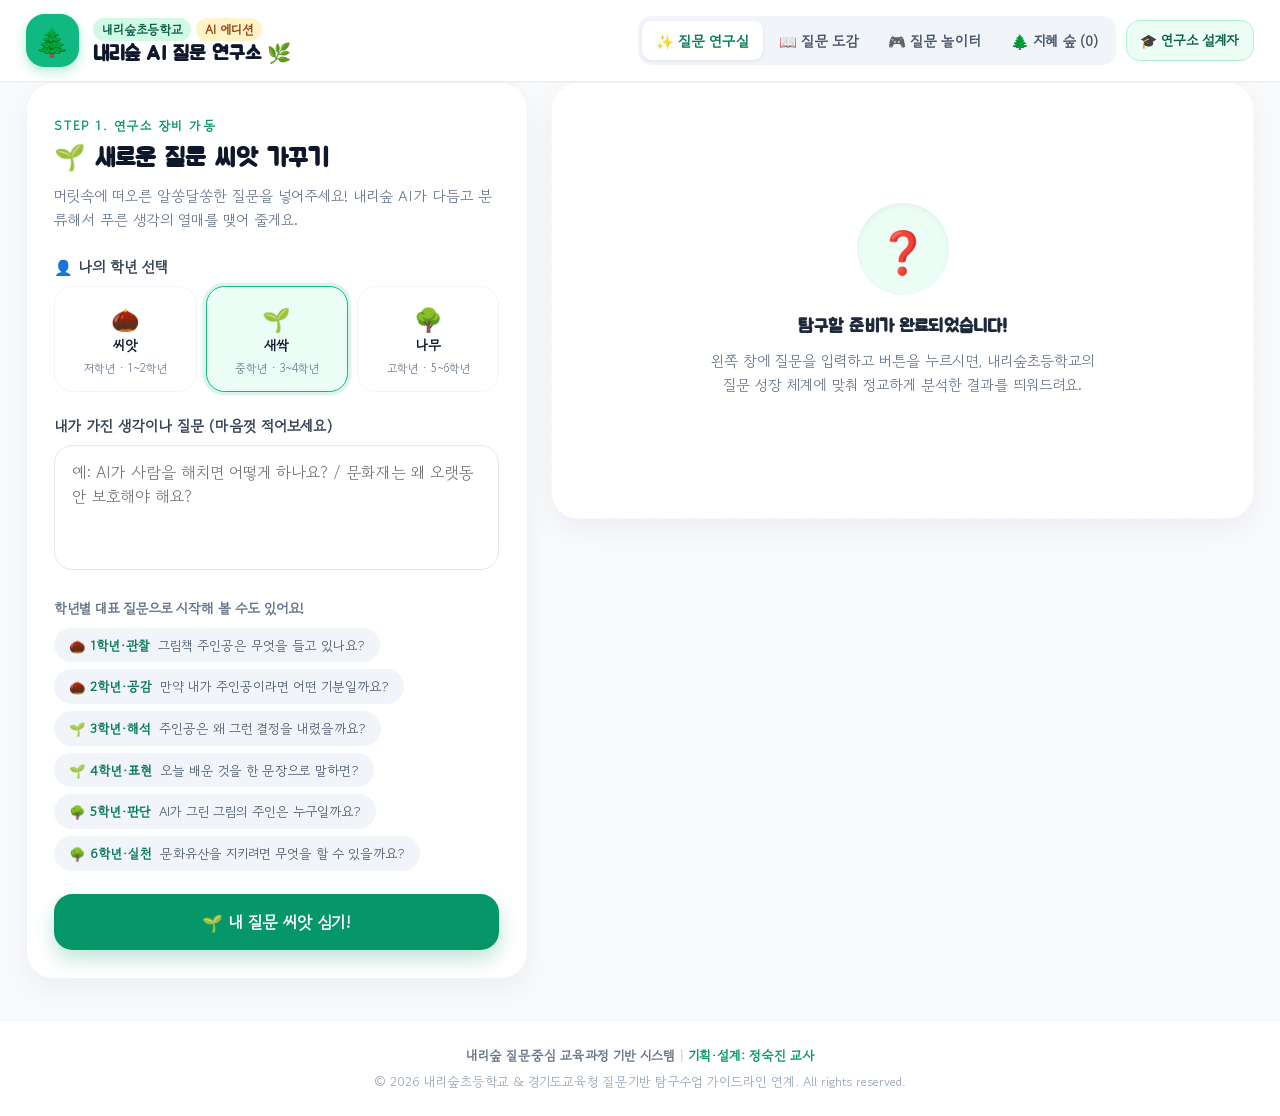
<file: index.html>
<!DOCTYPE html>
<html lang="ko">
<head>
<meta charset="UTF-8">
<meta name="viewport" content="width=device-width, initial-scale=1.0">
<title>내리숲 AI 질문 연구소 🌿</title>
<!-- 둥근 한글 글꼴 (인터넷 연결 시 적용, 오프라인이면 기본 글꼴로 자동 대체) -->
<link rel="preconnect" href="https://fonts.googleapis.com">
<link rel="preconnect" href="https://fonts.gstatic.com" crossorigin>
<link href="https://fonts.googleapis.com/css2?family=Gowun+Dodum&family=Jua&display=swap" rel="stylesheet">
<!--
/**
 * 내리숲 AI 질문 연구소 (Naerisoop AI Question Lab) - 학생 태블릿 배포용
 * ----------------------------------------------------------------------
 * 기획 및 설계 : 정숙진 선생님 (내리숲초등학교 교육과정부)
 * 원저작권자로부터 복제·변형·재배포 권리를 정식으로 획득하여 재구성한 버전입니다.
 * ----------------------------------------------------------------------
 */
-->
<link rel="stylesheet" href="style.css">
</head>
<body>

<div id="toast">✨ <span id="toastMsg"></span></div>

<header>
  <div class="container header-inner">
    <div class="brand">
      <div class="brand-icon pulse">🌲</div>
      <div>
        <div class="brand-badges"><span class="badge-school">내리숲초등학교</span><span class="badge-ai">AI 에디션</span></div>
        <h1>내리숲 AI 질문 연구소 🌿</h1>
      </div>
    </div>
    <div style="display:flex; flex-wrap:wrap; align-items:center; gap:8px; justify-content:center;">
      <nav class="tabs">
        <button data-tab="lab" class="active">✨ 질문 연구실</button>
        <button data-tab="encyclopedia">📖 질문 도감</button>
        <button data-tab="quiz">🎮 질문 놀이터</button>
        <button data-tab="forest">🌲 지혜 숲 (<span id="forestCount">0</span>)</button>
      </nav>
      <button class="btn-creator" id="btnCreator">🎓 연구소 설계자</button>
    </div>
  </div>
</header>

<main class="container">

  <!-- ================= 1. 질문 연구실 ================= -->
  <section class="tab-section active" id="tab-lab">
    <div class="lab-grid">
      <div class="card lab-left">
        <div>
          <span class="eyebrow">STEP 1. 연구소 장비 가동</span>
          <h2 style="font-size:22px; font-weight:800; color:var(--slate-900); margin-top:6px;">🌱 새로운 질문 씨앗 가꾸기</h2>
          <p style="font-size:13px; color:var(--slate-500); line-height:1.65; margin-top:8px;">
            머릿속에 떠오른 알쏭달쏭한 질문을 넣어주세요! 내리숲 AI가 다듬고 분류해서 푸른 생각의 열매를 맺어 줄게요.
          </p>
        </div>

        <div>
          <label class="field-label">👤 나의 학년 선택</label>
          <div class="grade-grid" id="gradeBtns">
            <button class="grade-btn" data-grade="low"><span class="g-emoji">🌰</span><span class="g-label">씨앗</span><span class="g-range">저학년 · 1~2학년</span></button>
            <button class="grade-btn selected" data-grade="mid"><span class="g-emoji">🌱</span><span class="g-label">새싹</span><span class="g-range">중학년 · 3~4학년</span></button>
            <button class="grade-btn" data-grade="high"><span class="g-emoji">🌳</span><span class="g-label">나무</span><span class="g-range">고학년 · 5~6학년</span></button>
          </div>
        </div>

        <div>
          <label class="field-label">내가 가진 생각이나 질문 (마음껏 적어보세요)</label>
          <textarea id="inputQuestion" rows="4" placeholder="예: AI가 사람을 해치면 어떻게 하나요? / 문화재는 왜 오랫동안 보호해야 해요?"></textarea>
        </div>

        <div>
          <span style="font-size:12px; font-weight:800; color:var(--slate-500); display:block; margin-bottom:8px;">학년별 대표 질문으로 시작해 볼 수도 있어요!</span>
          <div class="chips" id="sampleChips">
            <button class="chip" data-grade="low" data-q="그림책 표지 속 주인공은 무엇을 들고 있나요?">🌰 <b>1학년·관찰</b> 그림책 주인공은 무엇을 들고 있나요?</button>
            <button class="chip" data-grade="low" data-q="만약 내가 이야기 속 주인공이라면 어떤 기분이 들까요?">🌰 <b>2학년·공감</b> 만약 내가 주인공이라면 어떤 기분일까요?</button>
            <button class="chip" data-grade="mid" data-q="주인공은 왜 그런 중요한 결정을 내렸을까요?">🌱 <b>3학년·해석</b> 주인공은 왜 그런 결정을 내렸을까요?</button>
            <button class="chip" data-grade="mid" data-q="오늘 배운 내용을 하나로 엮어 한 문장으로 말하면 무엇일까요?">🌱 <b>4학년·표현</b> 오늘 배운 것을 한 문장으로 말하면?</button>
            <button class="chip" data-grade="high" data-q="AI가 그린 그림의 주인은 AI일까요, 사람일까요? 그렇게 생각한 근거는 무엇인가요?">🌳 <b>5학년·판단</b> AI가 그린 그림의 주인은 누구일까요?</button>
            <button class="chip" data-grade="high" data-q="우리 지역의 문화유산을 지키기 위해 우리가 실천할 수 있는 일은 무엇일까요?">🌳 <b>6학년·실천</b> 문화유산을 지키려면 무엇을 할 수 있을까요?</button>
          </div>
        </div>

        <button class="btn-primary" id="btnAnalyze">🌱 내 질문 씨앗 심기!</button>
      </div>

      <div id="labResult">
        <div class="card placeholder-box">
          <div style="width:80px; height:80px; background:var(--emerald-50); border-radius:50%; display:flex; align-items:center; justify-content:center; font-size:36px; box-shadow:inset 0 2px 6px rgba(0,0,0,.05);" class="pulse">❓</div>
          <div style="max-width:340px;">
            <h3 style="font-size:16px; font-weight:800; color:var(--slate-800);">탐구할 준비가 완료되었습니다!</h3>
            <p style="font-size:13px; color:var(--slate-500); line-height:1.65; margin-top:8px;">
              왼쪽 창에 질문을 입력하고 버튼을 누르시면, 내리숲초등학교의 질문 성장 체계에 맞춰 정교하게 분석한 결과를 띄워드려요.
            </p>
          </div>
        </div>
      </div>
    </div>
  </section>

  <!-- ================= 2. 질문 도감 ================= -->
  <section class="tab-section" id="tab-encyclopedia">
    <div class="card" style="max-width:760px; margin:0 auto 32px; text-align:center;">
      <span class="eyebrow" style="background:var(--emerald-50); padding:4px 14px; border-radius:999px;">내리숲 질문 나무 성장 지도</span>
      <h2 style="font-size:22px; font-weight:800; color:var(--slate-900); margin:12px 0 8px;">학년별 질문 서사 마인드맵 도감 📖</h2>
      <p style="font-size:13px; color:var(--slate-500); line-height:1.7;">
        질문은 우리들의 생각과 함께 성장합니다. 경기도교육청 탐구 질문의 큰 틀인<br>
        <strong>사실적 → 개념적 → 논쟁적 질문</strong>과 연계된 우리 학교 질문 성장 서사를 확인해 보세요.
      </p>
    </div>
    <div id="encyclopediaBody"></div>
  </section>

  <!-- ================= 3. 질문 놀이터 ================= -->
  <section class="tab-section" id="tab-quiz">
    <div class="quiz-wrap">
      <div class="card" style="text-align:center;">
        <span class="eyebrow">질문 연습 · 숲속 보물 탐험</span>
        <h2 style="font-size:22px; font-weight:800; color:var(--slate-900); margin:8px 0 6px;">질문 놀이터 🎒 보물을 찾아라!</h2>
        <p style="font-size:13px; color:var(--slate-500); line-height:1.6;">질문이 여섯 가지 유형 중 무엇인지 올바르게 맞히면 <strong>숲속 보물 아이템</strong>을 얻을 수 있어요!<br>연속으로 맞히면 🔥 콤보가 쌓여 더 귀한 보물이 나온답니다.</p>
        <div class="stat-strip" id="playgroundStats"></div>
        <div class="quiz-grade-btns" id="quizGradeBtns">
          <button class="quiz-grade-btn" data-grade="low">🌰 씨앗 놀이터 (저학년)</button>
          <button class="quiz-grade-btn selected" data-grade="mid">🌱 새싹 놀이터 (중학년)</button>
          <button class="quiz-grade-btn" data-grade="high">🌳 나무 놀이터 (고학년)</button>
        </div>
        <button class="btn-pouch" id="btnPouch">🎒 내 보물 주머니 열기</button>
      </div>
      <div class="card" id="pouchCard" style="display:none;"></div>
      <div class="card" id="quizCard"></div>
    </div>
  </section>

  <!-- ================= 4. 나의 질문 숲 ================= -->
  <section class="tab-section" id="tab-forest">
    <div class="forest-grid">
      <div class="card" id="forestPanel"></div>
      <div class="garden">
        <div class="stars"></div>
        <div style="z-index:1;">
          <h3>🌲 나의 내리숲 지혜 정원</h3>
          <p class="g-sub">내가 다듬어 저장한 질문들이 푸른 숲속에 다양한 가치로 자라나고 있어요.</p>
        </div>
        <div class="garden-field" id="gardenField"></div>
        <div class="garden-stats">
          <span>✅ 내리숲 질문성장 지수: <strong style="color:#fff;" id="forestPoints">0 FP</strong></span>
          <span style="color:var(--slate-400);">등급: 예비 정원사</span>
        </div>
      </div>
    </div>
  </section>

</main>

<!-- 연구소 기획자 정보 모달 -->
<div id="modalOverlay">
  <div class="modal">
    <div class="modal-head">
      <button class="modal-close" id="modalClose">×</button>
      <span class="modal-role">프로그램 기획·설계자</span>
      <div class="modal-name" id="modalCreatorName"></div>
    </div>
    <div class="modal-body">
      <div class="quote-box">
        <div class="q-title">🍀 기획자의 한 말씀</div>
        "배움은 정답을 암기하는 것에서 시작되지 않고, <strong>'스스로 생각의 씨앗(질문)을 가꾸는 것'</strong>에서 꽃을 피웁니다.
        우리 학생들이 생성형 AI의 가이드라인 아래에서 스스로 질문을 다듬고 지혜의 숲을 가꿔 나가며,
        결국 삶 속에서 참된 실천을 이끌어 내는 훌륭한 탐구자로 성장하길 바랍니다."
      </div>
      <div class="info-label">설계 가이드 정보</div>
      <div class="info-row"><span class="k">기획/구현처</span><span class="v" id="modalOrg"></span></div>
      <div class="info-row"><span class="k">적용 교육과정</span><span class="v green">내리숲 질문중심 B.A.S.E 교육과정</span></div>
      <div class="info-row"><span class="k">자문 이론 기반</span><span class="v">경기도교육청 질문 기반 탐구수업 지침</span></div>
      <button class="modal-close-btn" id="modalCloseBtn">닫기 및 연구소 돌아가기</button>
    </div>
  </div>
</div>

<footer>
  <div class="container">
    <p class="credit">내리숲 질문중심 교육과정 기반 시스템 <span style="color:var(--slate-300);">|</span> <span class="green">기획·설계: <span id="footerCredit"></span></span></p>
    <p>© 2026 내리숲초등학교 &amp; 경기도교육청 질문기반 탐구수업 가이드라인 연계. All rights reserved.</p>
  </div>
</footer>


<script src="app.js"></script>
</body>
</html>
</file>
<file: style.css>
:root {
    --emerald-50:#ecfdf5; --emerald-100:#d1fae5; --emerald-200:#a7f3d0;
    --emerald-500:#10b981; --emerald-600:#059669; --emerald-700:#047857; --emerald-800:#065f46;
    --slate-50:#f8fafc; --slate-100:#f1f5f9; --slate-200:#e2e8f0; --slate-300:#cbd5e1;
    --slate-400:#94a3b8; --slate-500:#64748b; --slate-600:#475569; --slate-700:#334155;
    --slate-800:#1e293b; --slate-900:#0f172a;
    --amber-50:#fffbeb; --amber-100:#fef3c7; --amber-200:#fde68a; --amber-700:#b45309; --amber-800:#92400e;
    --blue-50:#eff6ff; --blue-100:#dbeafe; --blue-500:#3b82f6; --blue-700:#1d4ed8; --blue-900:#1e3a8a;
    --indigo-50:#eef2ff; --indigo-100:#e0e7ff; --indigo-500:#6366f1; --indigo-700:#4338ca; --indigo-900:#312e81;
    --purple-500:#a855f7; --red-500:#ef4444; --red-600:#dc2626; --amber-500:#f59e0b;
  }
  * { margin:0; padding:0; box-sizing:border-box; }
  /* [글씨 크기 조절 🔍] 아래 숫자를 바꾸면 앱 전체 글씨가 커지거나 작아집니다.
     1.0 = 기본 / 1.15 = 지금(15% 크게) / 1.3 = 아주 크게 — 학급 태블릿에 맞게 조절하세요. */
  html { zoom: 1.15; }
  body {
    font-family:'Gowun Dodum','Malgun Gothic','Apple SD Gothic Neo',-apple-system,sans-serif;
    background:var(--slate-50); color:var(--slate-800);
    -webkit-font-smoothing:antialiased; min-height:100vh; display:flex; flex-direction:column;
  }
  /* 제목·타이틀은 동글동글 주아체로 (본문은 고운돋움 유지해 가독성 확보) */
  h1, h2, h3, .modal-name, .ir-name, .brand h1 {
    font-family:'Jua','Gowun Dodum','Malgun Gothic',sans-serif;
    letter-spacing:.01em;
  }
  button { font-family:inherit; cursor:pointer; border:none; background:none; }
  .container { max-width:1100px; width:100%; margin:0 auto; padding:0 16px; }

  /* ===== 헤더 ===== */
  header { position:sticky; top:0; z-index:40; background:rgba(255,255,255,.88); backdrop-filter:blur(8px); border-bottom:1px solid var(--emerald-100); box-shadow:0 1px 2px rgba(0,0,0,.04); }
  .header-inner { display:flex; flex-wrap:wrap; align-items:center; justify-content:space-between; gap:12px; padding:12px 16px; }
  .brand { display:flex; align-items:center; gap:12px; }
  .brand-icon { background:var(--emerald-500); color:#fff; width:46px; height:46px; border-radius:16px; display:flex; align-items:center; justify-content:center; font-size:24px; box-shadow:0 4px 10px rgba(16,185,129,.3); }
  .brand-badges span { font-size:11px; padding:2px 8px; border-radius:999px; font-weight:700; margin-right:4px; }
  .badge-school { background:var(--emerald-100); color:var(--emerald-800); }
  .badge-ai { background:var(--amber-100); color:var(--amber-800); }
  .brand h1 { font-size:17px; font-weight:800; color:var(--slate-900); margin-top:2px; }
  nav.tabs { display:flex; background:var(--slate-100); padding:4px; border-radius:12px; gap:2px; flex-wrap:wrap; }
  nav.tabs button { padding:8px 12px; border-radius:8px; font-size:12.5px; font-weight:700; color:var(--slate-600); transition:all .15s; }
  nav.tabs button.active { background:#fff; color:var(--emerald-700); box-shadow:0 1px 3px rgba(0,0,0,.08); }
  .btn-creator { display:flex; align-items:center; gap:4px; padding:8px 12px; background:var(--emerald-50); color:var(--emerald-800); border:1px solid var(--emerald-200); border-radius:12px; font-size:12px; font-weight:700; }

  /* ===== 공통 ===== */
  main { flex:1; padding:24px 0 12px; }
  .card { background:#fff; border:1px solid var(--slate-100); border-radius:24px; box-shadow:0 10px 25px rgba(15,23,42,.05); padding:24px; }
  .eyebrow { font-size:11px; font-weight:800; color:var(--emerald-600); text-transform:uppercase; letter-spacing:.12em; }
  .tab-section { display:none; }
  .tab-section.active { display:block; animation:fadeIn .3s ease; }
  @keyframes fadeIn { from{opacity:0; transform:translateY(6px);} to{opacity:1; transform:none;} }
  @keyframes bounce { 0%,100%{transform:translateY(0);} 50%{transform:translateY(-6px);} }
  @keyframes spin { to{transform:rotate(360deg);} }
  @keyframes pulse { 0%,100%{opacity:1;} 50%{opacity:.55;} }
  .pulse { animation:pulse 1.6s infinite; }

  /* ===== 토스트 ===== */
  #toast { position:fixed; top:20px; left:50%; transform:translateX(-50%); z-index:90; background:rgba(15,23,42,.92); color:#fff; padding:12px 22px; border-radius:999px; font-size:13px; font-weight:600; box-shadow:0 10px 30px rgba(0,0,0,.3); display:none; align-items:center; gap:8px; max-width:90vw; }
  #toast.show { display:flex; animation:bounce .8s ease 2; }

  /* ===== 질문 연구실 ===== */
  .lab-grid { display:grid; grid-template-columns:5fr 7fr; gap:20px; align-items:start; }
  @media (max-width:860px){ .lab-grid{ grid-template-columns:1fr; } }
  .grade-grid { display:grid; grid-template-columns:repeat(3,1fr); gap:8px; }
  .grade-btn { padding:12px 6px; border-radius:16px; border:1px solid var(--slate-100); background:#fff; text-align:center; transition:all .15s; }
  .grade-btn.selected { border-color:var(--emerald-500); background:var(--emerald-50); box-shadow:0 0 0 3px rgba(16,185,129,.15); }
  .grade-btn .g-emoji { font-size:20px; display:block; }
  .grade-btn .g-label { font-size:12px; font-weight:800; color:var(--slate-900); display:block; }
  .grade-btn .g-range { font-size:10px; color:var(--slate-500); }
  textarea { width:100%; padding:12px 14px; border:1px solid var(--slate-200); border-radius:16px; font-size:14px; font-family:inherit; resize:none; outline:none; transition:all .15s; }
  textarea:focus { border-color:var(--emerald-500); box-shadow:0 0 0 3px rgba(16,185,129,.18); }
  .chips { display:flex; flex-wrap:wrap; gap:6px; }
  .chip { font-size:11.5px; background:var(--slate-100); color:var(--slate-600); padding:6px 12px; border-radius:999px; border:1px solid transparent; transition:all .15s; }
  .chip:active, .chip:hover { background:var(--emerald-50); color:var(--emerald-700); border-color:var(--emerald-200); }
  .chip b { color:var(--emerald-700); margin-right:3px; }
  .btn-primary { width:100%; background:var(--emerald-600); color:#fff; padding:14px; border-radius:16px; font-size:14.5px; font-weight:800; display:flex; align-items:center; justify-content:center; gap:8px; box-shadow:0 8px 18px rgba(5,150,105,.25); transition:all .15s; }
  .btn-primary:active { background:var(--emerald-700); }
  .btn-primary:disabled { background:var(--slate-300); box-shadow:none; }
  .field-label { font-size:13px; font-weight:800; color:var(--slate-700); display:block; margin-bottom:8px; }
  .lab-left > * + * { margin-top:20px; }

  .placeholder-box { min-height:380px; display:flex; flex-direction:column; align-items:center; justify-content:center; text-align:center; gap:18px; border-style:dashed !important; }
  .loading-ring { width:90px; height:90px; border-radius:50%; border:4px solid var(--emerald-100); border-top-color:var(--emerald-500); animation:spin 1s linear infinite; position:relative; }
  .loading-leaf { position:absolute; inset:0; display:flex; align-items:center; justify-content:center; font-size:26px; animation:bounce 1s infinite; }

  .banner-warn { background:linear-gradient(90deg,var(--amber-50),#fff7ed); border:2px solid var(--amber-200); border-radius:20px; padding:18px; display:flex; gap:14px; margin-bottom:18px; }
  .banner-warn h4 { font-size:13px; font-weight:800; color:var(--amber-800); margin-bottom:4px; }
  .banner-warn p { font-size:12px; color:var(--amber-700); line-height:1.65; }
  .banner-tag { display:inline-block; font-size:10px; background:var(--amber-200); color:var(--amber-800); padding:2px 8px; border-radius:999px; font-weight:800; margin-top:8px; }

  .result-original { font-size:14.5px; font-weight:700; color:var(--slate-600); background:var(--slate-50); border:1px solid var(--slate-100); border-left:4px solid var(--slate-400); border-radius:14px; padding:12px 12px 12px 18px; font-style:italic; }
  .result-verdict { display:flex; gap:14px; background:rgba(236,253,245,.55); border:1px solid rgba(167,243,208,.5); border-radius:16px; padding:16px; margin-top:16px; }
  .result-verdict .v-emoji { font-size:34px; }
  .result-verdict h3 { font-size:16px; font-weight:800; color:var(--slate-900); }
  .result-verdict h3 .highlight { color:var(--emerald-700); font-weight:900; }
  .result-verdict p { font-size:13px; color:var(--slate-600); line-height:1.6; margin-top:4px; }
  .result-meta { display:flex; flex-wrap:wrap; align-items:center; justify-content:space-between; gap:8px; border-bottom:1px solid var(--slate-100); padding-bottom:12px; margin-bottom:16px; }
  .pill { font-size:11px; font-weight:800; padding:4px 12px; border-radius:999px; }
  .pill-report { background:var(--emerald-50); color:var(--emerald-700); border:1px solid var(--emerald-100); }
  .pill-gray { background:var(--slate-100); color:var(--slate-600); border-radius:6px; font-weight:600; }
  .refine-item { border:1px solid var(--slate-100); border-radius:16px; padding:14px; display:flex; flex-wrap:wrap; align-items:center; justify-content:space-between; gap:10px; transition:all .15s; cursor:pointer; }
  .refine-item:active, .refine-item:hover { border-color:rgba(16,185,129,.35); background:rgba(236,253,245,.25); }
  .refine-level { font-size:11px; font-weight:800; color:var(--emerald-600); background:var(--emerald-50); padding:2px 8px; border-radius:6px; }
  .refine-text { font-size:13.5px; font-weight:600; color:var(--slate-800); margin-top:6px; }
  .refine-save { font-size:12px; font-weight:800; color:var(--emerald-600); white-space:nowrap; }
  .cheer-card { background:var(--slate-900); color:var(--slate-100); border-radius:24px; padding:24px; margin-top:18px; position:relative; overflow:hidden; }
  .cheer-card .glow { position:absolute; bottom:-24px; right:-24px; width:130px; height:130px; background:rgba(5,150,105,.25); border-radius:50%; filter:blur(28px); }
  .cheer-head { display:flex; align-items:center; gap:12px; }
  .cheer-head .heart { background:var(--slate-800); border-radius:12px; padding:8px 10px; font-size:20px; }
  .cheer-head h4 { font-size:13px; font-weight:800; color:#34d399; }
  .cheer-head p { font-size:11px; color:var(--slate-400); }
  .cheer-msg { font-size:13.5px; line-height:1.7; margin-top:14px; color:var(--slate-200); }

  /* ===== 질문 도감 ===== */
  .stage-head { border-radius:16px; padding:16px; margin-bottom:14px; }
  .stage-head .stage-tag { color:#fff; font-size:10px; font-weight:800; padding:2px 8px; border-radius:4px; text-transform:uppercase; letter-spacing:.08em; margin-right:8px; }
  .stage-head h3 { display:inline; font-size:17px; font-weight:800; }
  .stage-head p { font-size:12px; font-weight:600; margin-top:6px; }
  .type-grid { display:grid; grid-template-columns:1fr 1fr; gap:20px; margin-bottom:32px; }
  @media (max-width:760px){ .type-grid{ grid-template-columns:1fr; } }
  .type-card { background:#fff; border:1px solid var(--slate-100); border-radius:24px; box-shadow:0 8px 20px rgba(15,23,42,.06); overflow:hidden; display:flex; flex-direction:column; }
  .type-body { padding:20px; flex:1; }
  .type-head { display:flex; align-items:center; justify-content:space-between; border-bottom:1px solid var(--slate-100); padding-bottom:10px; margin-bottom:12px; }
  .type-head .t-title { display:flex; align-items:center; gap:8px; font-size:16px; font-weight:800; color:var(--slate-900); }
  .type-badge { font-size:10px; font-weight:800; color:#fff; padding:4px 10px; border-radius:999px; }
  .type-desc { font-size:12.5px; font-weight:700; color:var(--slate-600); line-height:1.6; }
  .type-detail { font-size:11.5px; color:var(--slate-500); line-height:1.6; background:var(--slate-50); border:1px solid var(--slate-100); border-radius:14px; padding:12px; margin-top:10px; }
  .type-method { font-size:11.5px; color:var(--emerald-800); line-height:1.6; background:var(--emerald-50); border:1px solid rgba(167,243,208,.6); border-radius:14px; padding:12px; margin-top:8px; }
  .type-method strong { color:var(--emerald-700); }
  .type-ex-label { font-size:10px; font-weight:800; color:var(--slate-400); display:block; margin:12px 0 6px; }
  .type-ex { font-size:11.5px; color:var(--slate-700); background:rgba(241,245,249,.6); padding:8px 10px; border-radius:12px; margin-bottom:4px; }
  .type-foot { background:var(--slate-50); border-top:1px solid var(--slate-100); padding:10px 20px; display:flex; justify-content:space-between; font-size:11px; color:var(--slate-500); }

  /* ===== 질문 놀이터 ===== */
  .quiz-wrap { max-width:640px; margin:0 auto; }
  .quiz-wrap > .card + .card { margin-top:20px; }
  .quiz-grade-btns { display:flex; justify-content:center; gap:8px; margin-top:14px; flex-wrap:wrap; }
  .quiz-grade-btn { padding:9px 16px; border-radius:12px; border:1px solid var(--slate-100); font-size:12px; font-weight:800; color:var(--slate-500); background:#fff; transition:all .15s; }
  .quiz-grade-btn.selected { border-color:var(--emerald-500); background:var(--emerald-50); color:var(--emerald-800); box-shadow:0 0 0 3px rgba(16,185,129,.15); }
  .quiz-meta { display:flex; justify-content:space-between; align-items:center; font-size:11.5px; color:var(--slate-400); border-bottom:1px solid var(--slate-100); padding-bottom:12px; }
  .quiz-score { background:var(--emerald-50); color:var(--emerald-700); font-weight:800; padding:4px 10px; border-radius:999px; }
  .quiz-q { background:var(--slate-50); border:1px solid var(--slate-100); border-radius:16px; padding:20px; margin:18px 0; }
  .quiz-q p { font-size:15px; font-weight:800; color:var(--slate-800); line-height:1.7; text-align:center; }
  .hint-toggle { display:block; margin:0 auto; font-size:12px; color:var(--emerald-600); font-weight:800; }
  .hint-box { font-size:12px; color:var(--slate-500); text-align:center; background:rgba(236,253,245,.4); border:1px solid rgba(167,243,208,.3); border-radius:12px; padding:8px 16px; max-width:420px; margin:8px auto 0; }
  .quiz-options { display:grid; grid-template-columns:1fr 1fr; gap:10px; margin:18px 0; }
  .quiz-opt { padding:14px 8px; border-radius:16px; border:1px solid var(--slate-100); font-size:13.5px; font-weight:700; color:var(--slate-800); background:#fff; transition:all .12s; }
  .quiz-opt.picked { border-color:var(--emerald-500); background:var(--emerald-50); color:var(--emerald-800); box-shadow:0 0 0 3px rgba(16,185,129,.15); }
  .quiz-opt.correct { border-color:var(--emerald-500); background:var(--emerald-500); color:#fff; font-weight:800; }
  .quiz-opt.wrong { border-color:var(--red-500); background:var(--red-500); color:#fff; font-weight:800; }
  .quiz-opt.dim { color:var(--slate-400); opacity:.5; }
  .btn-dark { width:100%; background:var(--slate-900); color:#fff; padding:14px; border-radius:16px; font-size:13.5px; font-weight:800; }
  .btn-green { width:100%; background:var(--emerald-600); color:#fff; padding:14px; border-radius:16px; font-size:13.5px; font-weight:800; }
  .quiz-feedback { background:var(--slate-50); border:1px solid var(--slate-100); border-radius:16px; padding:14px; text-align:center; font-size:12.5px; font-weight:800; margin-top:16px; }
  .fb-good { color:var(--emerald-600); } .fb-bad { color:var(--red-600); }

  /* ===== 질문 놀이터 (게임 요소) ===== */
  .stat-strip { display:flex; flex-wrap:wrap; justify-content:center; gap:8px; margin-top:14px; }
  .stat-chip { font-size:11.5px; font-weight:800; padding:6px 12px; border-radius:999px; background:var(--slate-100); color:var(--slate-600); }
  .stat-chip.rank { background:var(--emerald-50); color:var(--emerald-800); border:1px solid var(--emerald-200); }
  .btn-pouch { margin-top:14px; padding:10px 20px; border-radius:12px; background:var(--slate-900); color:#fff; font-size:12px; font-weight:800; }
  .streak-chip { background:#fff7ed; color:#c2410c; border:1px solid #fed7aa; font-weight:800; padding:4px 10px; border-radius:999px; }
  .pouch-grid { display:grid; grid-template-columns:repeat(auto-fill,minmax(96px,1fr)); gap:10px; }
  .pouch-item { border:1.5px solid var(--slate-200); border-radius:16px; padding:12px 6px 10px; text-align:center; position:relative; background:#fff; }
  .pouch-item .pi-emoji { font-size:26px; display:block; }
  .pouch-item .pi-name { font-size:10.5px; font-weight:800; color:var(--slate-700); margin-top:4px; }
  .pouch-item .pi-count { position:absolute; top:6px; right:6px; font-size:10px; font-weight:800; background:var(--slate-900); color:#fff; border-radius:999px; padding:1px 6px; }
  .pouch-item.locked { background:var(--slate-50); }
  .pouch-item.locked .pi-emoji, .pouch-item.locked .pi-name { color:var(--slate-300); filter:grayscale(1); }
  .rar-common { border-color:var(--emerald-200); }
  .rar-rare { border-color:#c4b5fd; background:#faf5ff; }
  .rar-legend { border-color:#fcd34d; background:#fffbeb; box-shadow:0 0 12px rgba(252,211,77,.35); }
  .rar-tag { font-size:9px; font-weight:800; padding:1px 7px; border-radius:4px; display:inline-block; margin-top:4px; }
  .rt-common { background:var(--emerald-100); color:var(--emerald-800); }
  .rt-rare { background:#ede9fe; color:#6d28d9; }
  .rt-legend { background:#fef3c7; color:#b45309; }
  @keyframes popIn { 0%{transform:scale(.4); opacity:0;} 70%{transform:scale(1.08);} 100%{transform:scale(1); opacity:1;} }
  .item-reveal { margin-top:14px; border-radius:20px; padding:20px 16px; text-align:center; border:2px solid; animation:popIn .5s cubic-bezier(.2,1.4,.4,1); }
  .item-reveal .ir-emoji { font-size:46px; display:block; animation:bounce 1.1s infinite; }
  .item-reveal .ir-title { font-size:12px; font-weight:800; letter-spacing:.05em; margin-bottom:6px; }
  .item-reveal .ir-name { font-size:16px; font-weight:900; color:var(--slate-900); margin-top:6px; }
  .item-reveal .ir-sub { font-size:11px; font-weight:700; color:var(--slate-500); margin-top:6px; }
  .ir-common { background:var(--emerald-50); border-color:var(--emerald-200); }
  .ir-common .ir-title { color:var(--emerald-700); }
  .ir-rare { background:#faf5ff; border-color:#c4b5fd; }
  .ir-rare .ir-title { color:#7c3aed; }
  .ir-legend { background:#fffbeb; border-color:#fcd34d; box-shadow:0 0 24px rgba(252,211,77,.5); }
  .ir-legend .ir-title { color:#b45309; }

  /* ===== 질문 숲 ===== */
  .forest-grid { display:grid; grid-template-columns:8fr 4fr; gap:20px; align-items:start; }
  @media (max-width:860px){ .forest-grid{ grid-template-columns:1fr; } }
  .forest-head { display:flex; flex-wrap:wrap; justify-content:space-between; gap:12px; border-bottom:1px solid var(--slate-100); padding-bottom:14px; margin-bottom:16px; }
  .forest-count { font-size:11.5px; background:var(--emerald-50); color:var(--emerald-800); padding:4px 12px; border-radius:999px; font-weight:800; align-self:flex-start; }
  .q-list { max-height:420px; overflow-y:auto; padding-right:6px; }
  .q-item { display:flex; gap:14px; border:1px solid var(--slate-100); border-radius:16px; padding:14px; margin-bottom:10px; transition:all .15s; }
  .q-item.selected { border-color:var(--emerald-500); background:rgba(236,253,245,.25); box-shadow:0 0 0 1px var(--emerald-500); }
  .q-check { width:22px; height:22px; min-width:22px; margin-top:2px; border-radius:6px; border:1.5px solid var(--slate-300); background:#fff; color:#fff; font-size:12px; font-weight:800; display:flex; align-items:center; justify-content:center; }
  .q-item.selected .q-check { background:var(--emerald-500); border-color:var(--emerald-600); }
  .q-type { font-size:11px; font-weight:800; color:var(--slate-400); background:var(--slate-100); padding:2px 8px; border-radius:4px; }
  .q-date { font-size:10px; color:var(--slate-400); margin-left:6px; }
  .q-refined { font-size:13.5px; font-weight:600; color:var(--slate-800); margin:6px 0 4px; }
  .q-original { font-size:11.5px; color:var(--slate-400); font-style:italic; }
  .q-del { font-size:11px; color:var(--slate-400); align-self:flex-start; }
  .empty-forest { text-align:center; padding:48px 0; color:var(--slate-400); font-size:13px; }
  .empty-forest .leaf { font-size:36px; display:block; animation:bounce 1.2s infinite; margin-bottom:10px; }
  .gen-box { background:var(--slate-50); border:1px solid var(--slate-100); border-radius:16px; padding:18px; margin-top:16px; }
  .gen-box h4 { font-size:12px; font-weight:800; color:var(--slate-600); }
  .gen-box .gen-help { font-size:11px; color:var(--slate-400); margin:4px 0 12px; }
  .btn-gen { width:100%; background:var(--emerald-700); color:#fff; padding:11px; border-radius:12px; font-size:12px; font-weight:800; }
  .btn-gen:disabled { background:var(--slate-300); }
  .gen-result { background:#fff; border:1px solid var(--emerald-100); border-radius:12px; padding:14px; margin-top:12px; }
  .gen-result .gen-label { font-size:11.5px; color:var(--emerald-700); font-weight:800; }
  .gen-result p { font-size:13.5px; font-weight:600; color:var(--slate-800); font-style:italic; line-height:1.7; margin-top:6px; }
  .garden { background:var(--slate-900); color:var(--slate-100); border-radius:24px; padding:22px; min-height:440px; display:flex; flex-direction:column; position:relative; overflow:hidden; }
  .garden .stars { position:absolute; inset:0; opacity:.1; background-image:radial-gradient(#fff 1px,transparent 1px); background-size:16px 16px; pointer-events:none; }
  .garden h3 { font-size:16px; font-weight:800; color:#34d399; }
  .garden .g-sub { font-size:11.5px; color:var(--slate-400); margin-top:6px; }
  .garden-field { flex:1; background:var(--slate-800); border:1px solid var(--slate-700); border-radius:16px; margin:18px 0; padding:22px; display:flex; flex-wrap:wrap; align-items:center; justify-content:center; gap:22px; min-height:210px; }
  .garden-empty { font-size:11.5px; color:var(--slate-500); text-align:center; line-height:1.7; max-width:230px; }
  .plant { display:flex; flex-direction:column; align-items:center; position:relative; }
  .plant .p-circle { border-radius:50%; display:flex; align-items:center; justify-content:center; box-shadow:0 4px 10px rgba(0,0,0,.35); }
  .p-tree { width:42px; height:42px; background:var(--emerald-600); font-size:20px; animation:bounce 1.4s infinite; }
  .p-flower { width:38px; height:38px; background:var(--purple-500); font-size:17px; animation:pulse 1.8s infinite; }
  .p-sprout { width:34px; height:34px; background:var(--amber-500); font-size:16px; animation:bounce 1.4s infinite; }
  .p-leaf { width:34px; height:34px; background:var(--indigo-500); font-size:16px; animation:pulse 1.8s infinite; }
  .plant .p-stem { width:4px; height:12px; background:#92400e; }
  .plant .p-tag { font-size:10px; color:var(--slate-300); background:var(--slate-800); padding:2px 6px; border-radius:4px; margin-top:4px; }
  .garden-stats { background:var(--slate-800); border:1px solid var(--slate-700); border-radius:16px; padding:14px; display:flex; justify-content:space-between; font-size:11.5px; color:var(--slate-300); }

  /* ===== 모달 ===== */
  #modalOverlay { position:fixed; inset:0; background:rgba(15,23,42,.6); backdrop-filter:blur(3px); z-index:80; display:none; align-items:center; justify-content:center; padding:16px; }
  #modalOverlay.show { display:flex; }
  .modal { background:#fff; border-radius:24px; max-width:480px; width:100%; overflow:hidden; box-shadow:0 30px 60px rgba(0,0,0,.3); animation:fadeIn .25s ease; }
  .modal-head { background:var(--emerald-600); color:#fff; padding:28px 24px; position:relative; }
  .modal-close { position:absolute; top:14px; right:14px; width:32px; height:32px; border-radius:50%; background:rgba(255,255,255,.18); color:#fff; font-size:18px; font-weight:800; }
  .modal-role { font-size:11px; background:rgba(255,255,255,.2); padding:2px 10px; border-radius:999px; font-weight:800; letter-spacing:.06em; }
  .modal-name { font-size:20px; font-weight:900; margin-top:8px; }
  .modal-body { padding:22px; }
  .quote-box { background:var(--slate-50); border:1px solid var(--slate-100); border-radius:16px; padding:16px; font-size:12px; color:var(--slate-600); line-height:1.75; }
  .quote-box .q-title { font-size:13px; font-weight:800; color:var(--slate-800); margin-bottom:8px; }
  .info-label { font-size:11px; font-weight:800; color:var(--slate-400); text-transform:uppercase; letter-spacing:.1em; margin:18px 0 8px; }
  .info-row { display:flex; justify-content:space-between; align-items:center; gap:12px; background:var(--slate-50); border-radius:12px; padding:10px 12px; font-size:12px; margin-bottom:6px; }
  .info-row .k { color:var(--slate-500); font-weight:700; }
  .info-row .v { color:var(--slate-800); font-weight:800; text-align:right; }
  .info-row .v.green { color:var(--emerald-700); }
  .modal-close-btn { width:100%; background:var(--slate-900); color:#fff; font-weight:800; font-size:12px; padding:13px; border-radius:12px; margin-top:14px; }

  /* ===== 푸터 ===== */
  footer { background:#fff; border-top:1px solid var(--slate-100); padding:22px 0; text-align:center; font-size:11.5px; color:var(--slate-400); margin-top:36px; }
  footer .credit { font-weight:800; color:var(--slate-500); margin-bottom:6px; }
  footer .credit .green { color:var(--emerald-600); font-weight:900; }
</file>
